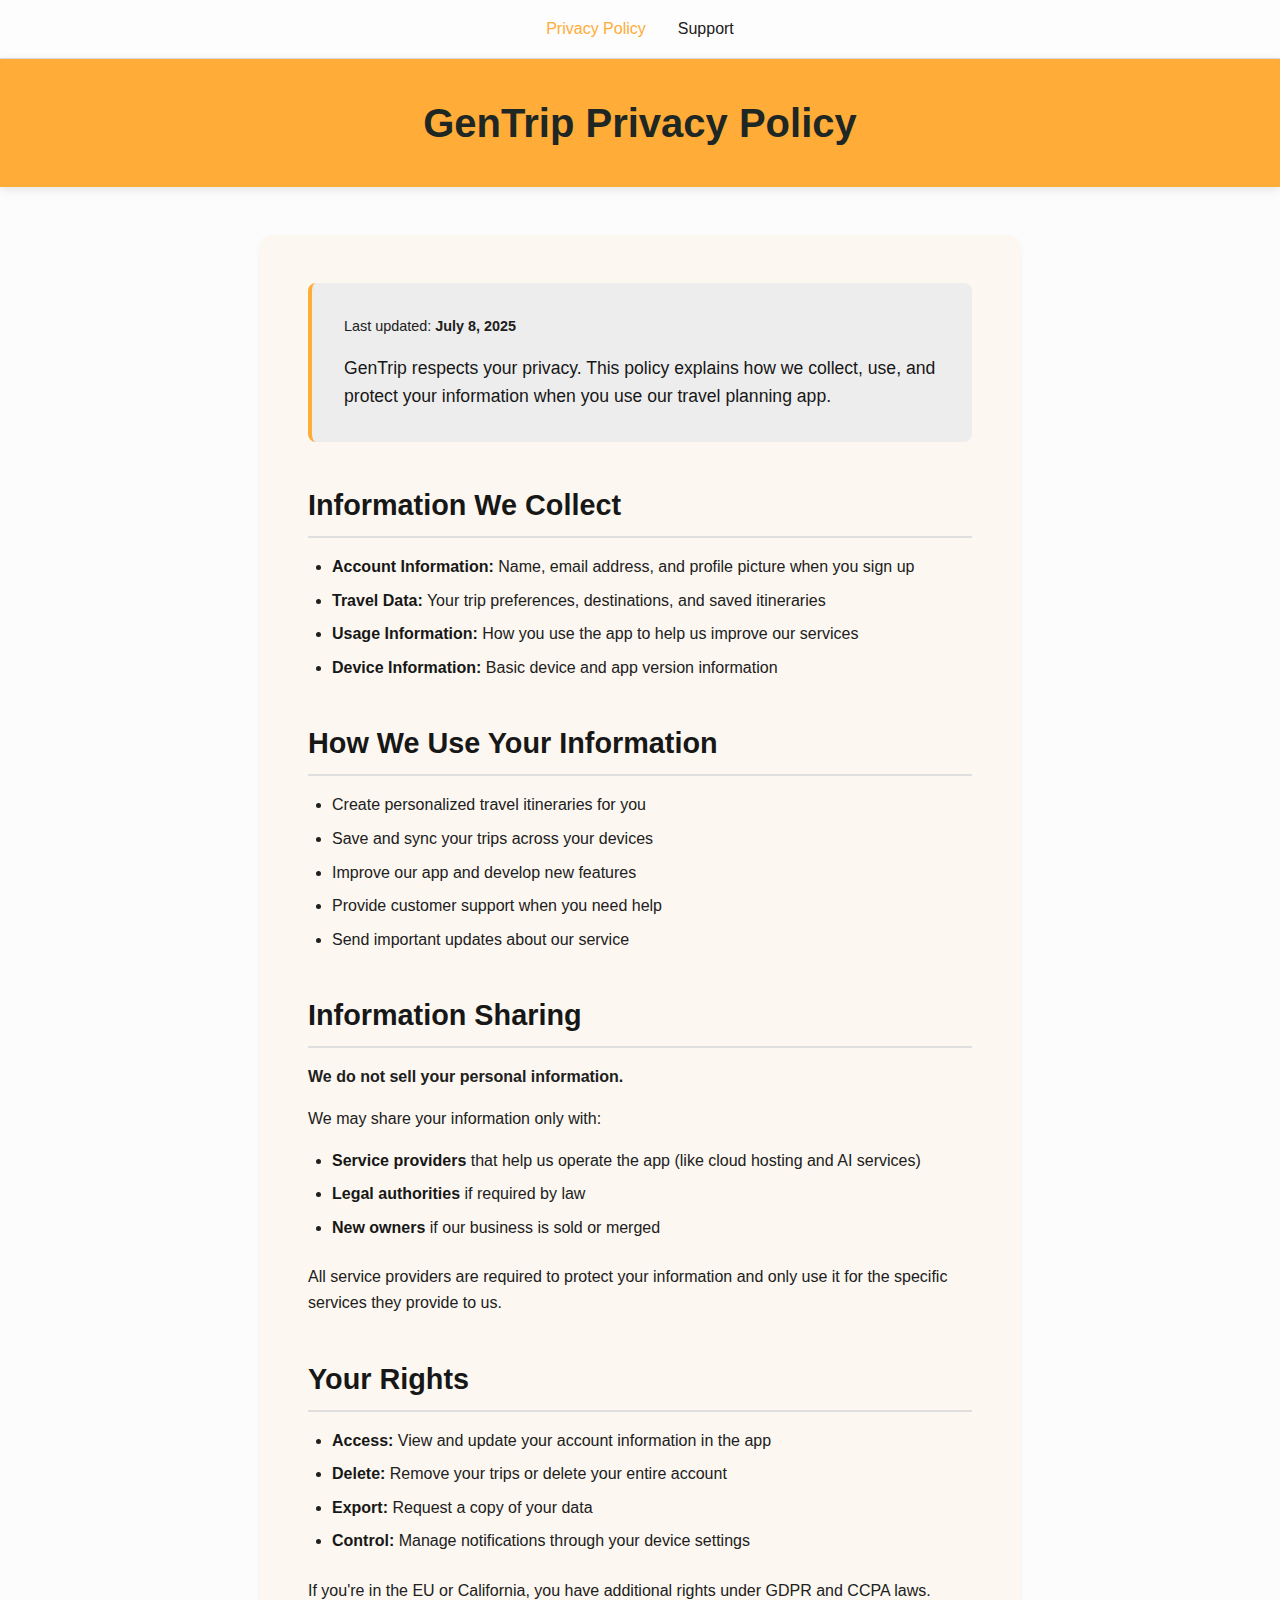
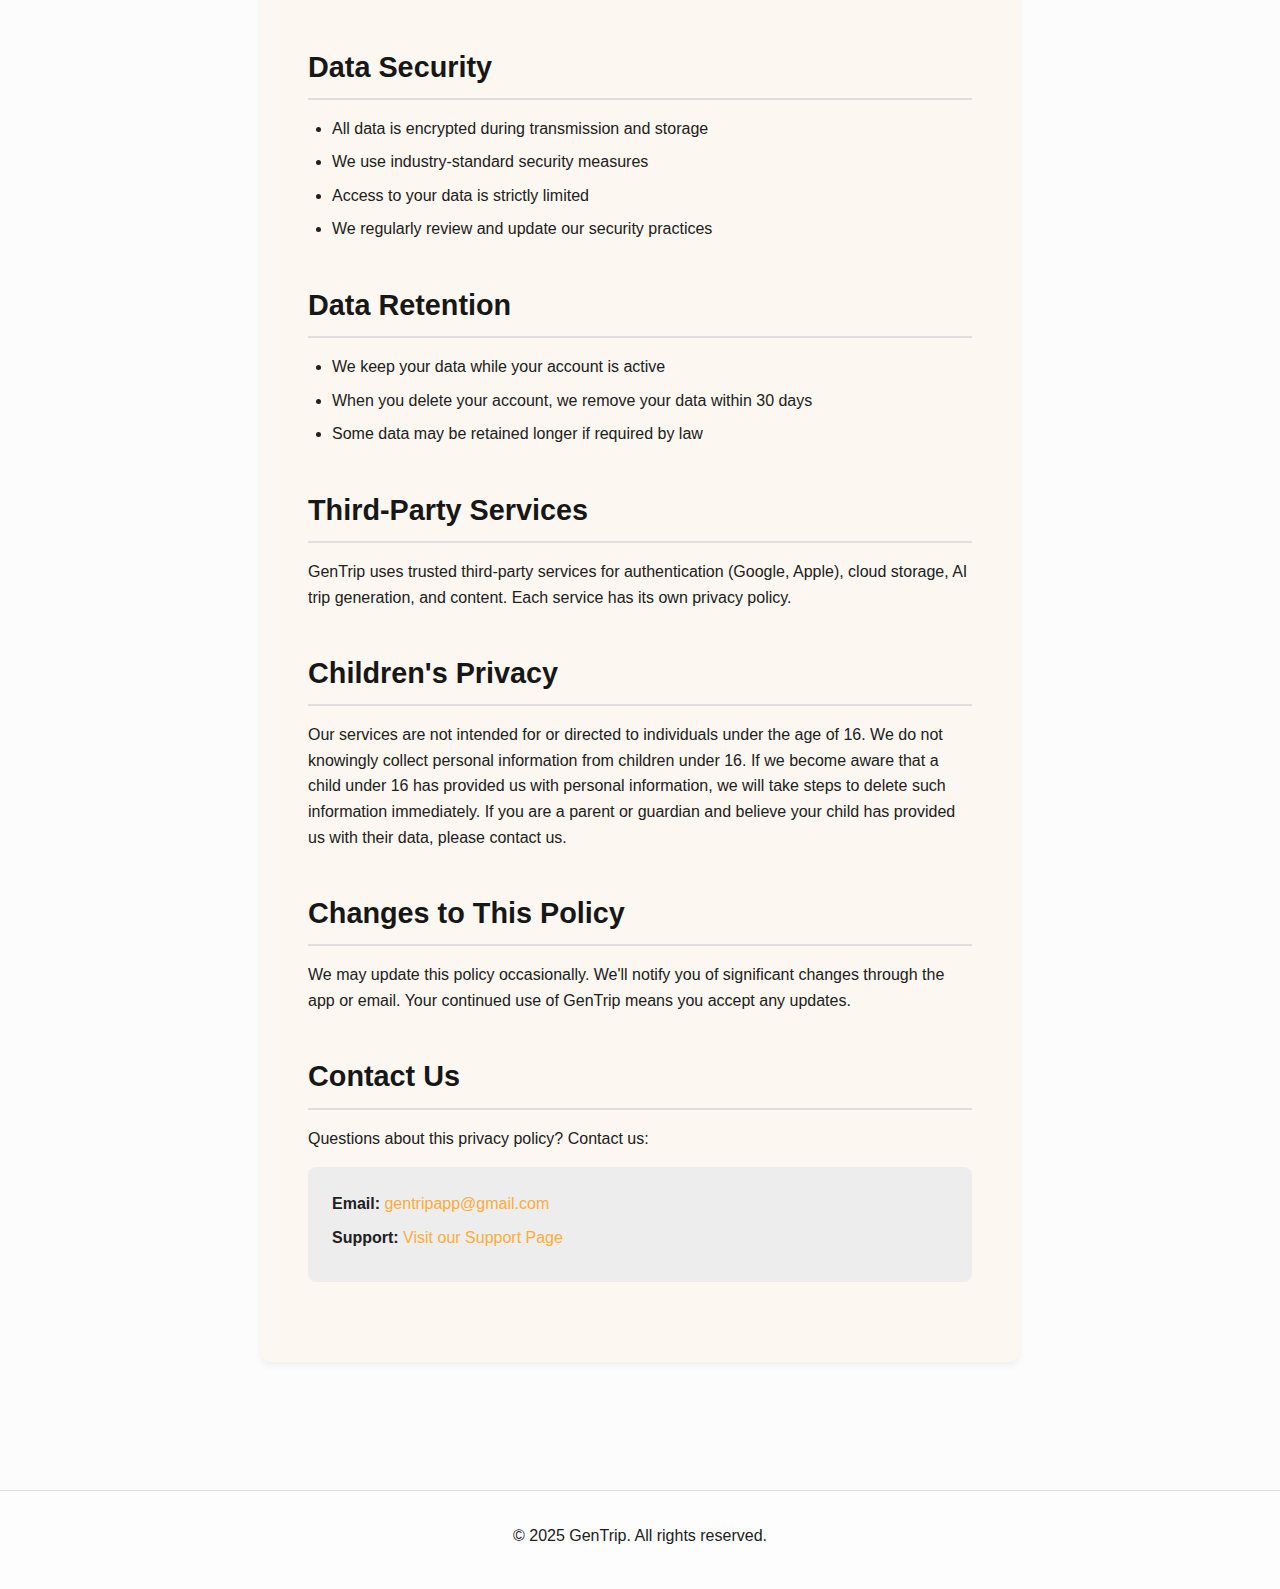
<file: docs/index.html>
<!DOCTYPE html>
<html lang="en">
  <head>
    <meta charset="UTF-8" />
    <meta name="viewport" content="width=device-width, initial-scale=1.0" />
    <title>GenTrip Privacy Policy</title>
    <link rel="stylesheet" href="style.css" />
    <link
      rel="icon"
      href="https://raw.githubusercontent.com/antoine-js/gentrip/master/apps/native/assets/images/favicon.png"
      type="image/png"
    />
    <style>
      .nav-header {
        background: var(--secondary);
        padding: 1rem 0;
        border-bottom: 1px solid var(--border);
      }

      .nav-links {
        display: flex;
        gap: 2rem;
        justify-content: center;
      }

      .nav-links a {
        color: var(--muted-foreground);
        text-decoration: none;
        font-weight: 500;
        transition: color 0.2s ease;
      }

      .nav-links a:hover {
        color: var(--primary);
      }

      .nav-links a.active {
        color: var(--primary);
      }

      @media (max-width: 768px) {
        .nav-links {
          flex-direction: column;
          gap: 1rem;
          text-align: center;
        }
      }
    </style>
  </head>
  <body>
    <nav class="nav-header">
      <div class="container">
        <div class="nav-links">
          <a href="index.html" class="active">Privacy Policy</a>
          <a href="support.html">Support</a>
        </div>
      </div>
    </nav>

    <header>
      <div class="container">
        <div class="header-content">
          <h1>GenTrip Privacy Policy</h1>
        </div>
      </div>
    </header>

    <main>
      <div class="container">
        <div class="content">
          <section class="intro">
            <p class="last-updated">
              Last updated: <strong>July 8, 2025</strong>
            </p>
            <p class="intro-text">
              GenTrip respects your privacy. This policy explains how we
              collect, use, and protect your information when you use our travel
              planning app.
            </p>
          </section>

          <section>
            <h2>Information We Collect</h2>
            <ul>
              <li>
                <strong>Account Information:</strong> Name, email address, and
                profile picture when you sign up
              </li>
              <li>
                <strong>Travel Data:</strong> Your trip preferences,
                destinations, and saved itineraries
              </li>
              <li>
                <strong>Usage Information:</strong> How you use the app to help
                us improve our services
              </li>
              <li>
                <strong>Device Information:</strong> Basic device and app
                version information
              </li>
            </ul>
          </section>

          <section>
            <h2>How We Use Your Information</h2>
            <ul>
              <li>Create personalized travel itineraries for you</li>
              <li>Save and sync your trips across your devices</li>
              <li>Improve our app and develop new features</li>
              <li>Provide customer support when you need help</li>
              <li>Send important updates about our service</li>
            </ul>
          </section>

          <section>
            <h2>Information Sharing</h2>
            <p><strong>We do not sell your personal information.</strong></p>
            <p>We may share your information only with:</p>
            <ul>
              <li>
                <strong>Service providers</strong> that help us operate the app
                (like cloud hosting and AI services)
              </li>
              <li><strong>Legal authorities</strong> if required by law</li>
              <li>
                <strong>New owners</strong> if our business is sold or merged
              </li>
            </ul>
            <p>
              All service providers are required to protect your information and
              only use it for the specific services they provide to us.
            </p>
          </section>

          <section>
            <h2>Your Rights</h2>
            <ul>
              <li>
                <strong>Access:</strong> View and update your account
                information in the app
              </li>
              <li>
                <strong>Delete:</strong> Remove your trips or delete your entire
                account
              </li>
              <li><strong>Export:</strong> Request a copy of your data</li>
              <li>
                <strong>Control:</strong> Manage notifications through your
                device settings
              </li>
            </ul>
            <p>
              If you're in the EU or California, you have additional rights
              under GDPR and CCPA laws.
            </p>
          </section>

          <section>
            <h2>Data Security</h2>
            <ul>
              <li>All data is encrypted during transmission and storage</li>
              <li>We use industry-standard security measures</li>
              <li>Access to your data is strictly limited</li>
              <li>We regularly review and update our security practices</li>
            </ul>
          </section>

          <section>
            <h2>Data Retention</h2>
            <ul>
              <li>We keep your data while your account is active</li>
              <li>
                When you delete your account, we remove your data within 30 days
              </li>
              <li>Some data may be retained longer if required by law</li>
            </ul>
          </section>

          <section>
            <h2>Third-Party Services</h2>
            <p>
              GenTrip uses trusted third-party services for authentication
              (Google, Apple), cloud storage, AI trip generation, and content.
              Each service has its own privacy policy.
            </p>
          </section>

          <section>
            <h2>Children's Privacy</h2>
            <p>
              Our services are not intended for or directed to individuals under
              the age of 16. We do not knowingly collect personal information
              from children under 16. If we become aware that a child under 16
              has provided us with personal information, we will take steps to
              delete such information immediately. If you are a parent or
              guardian and believe your child has provided us with their data,
              please contact us.
            </p>
          </section>

          <section>
            <h2>Changes to This Policy</h2>
            <p>
              We may update this policy occasionally. We'll notify you of
              significant changes through the app or email. Your continued use
              of GenTrip means you accept any updates.
            </p>
          </section>

          <section>
            <h2>Contact Us</h2>
            <p>Questions about this privacy policy? Contact us:</p>
            <div class="contact-info">
              <p>
                <strong>Email:</strong>
                <a href="mailto:gentripapp@gmail.com">gentripapp@gmail.com</a>
              </p>
              <p>
                <strong>Support:</strong>
                <a href="support.html">Visit our Support Page</a>
              </p>
            </div>
          </section>
        </div>
      </div>
    </main>

    <footer>
      <div class="container">
        <p>&copy; 2025 GenTrip. All rights reserved.</p>
      </div>
    </footer>
  </body>
</html>
</file>
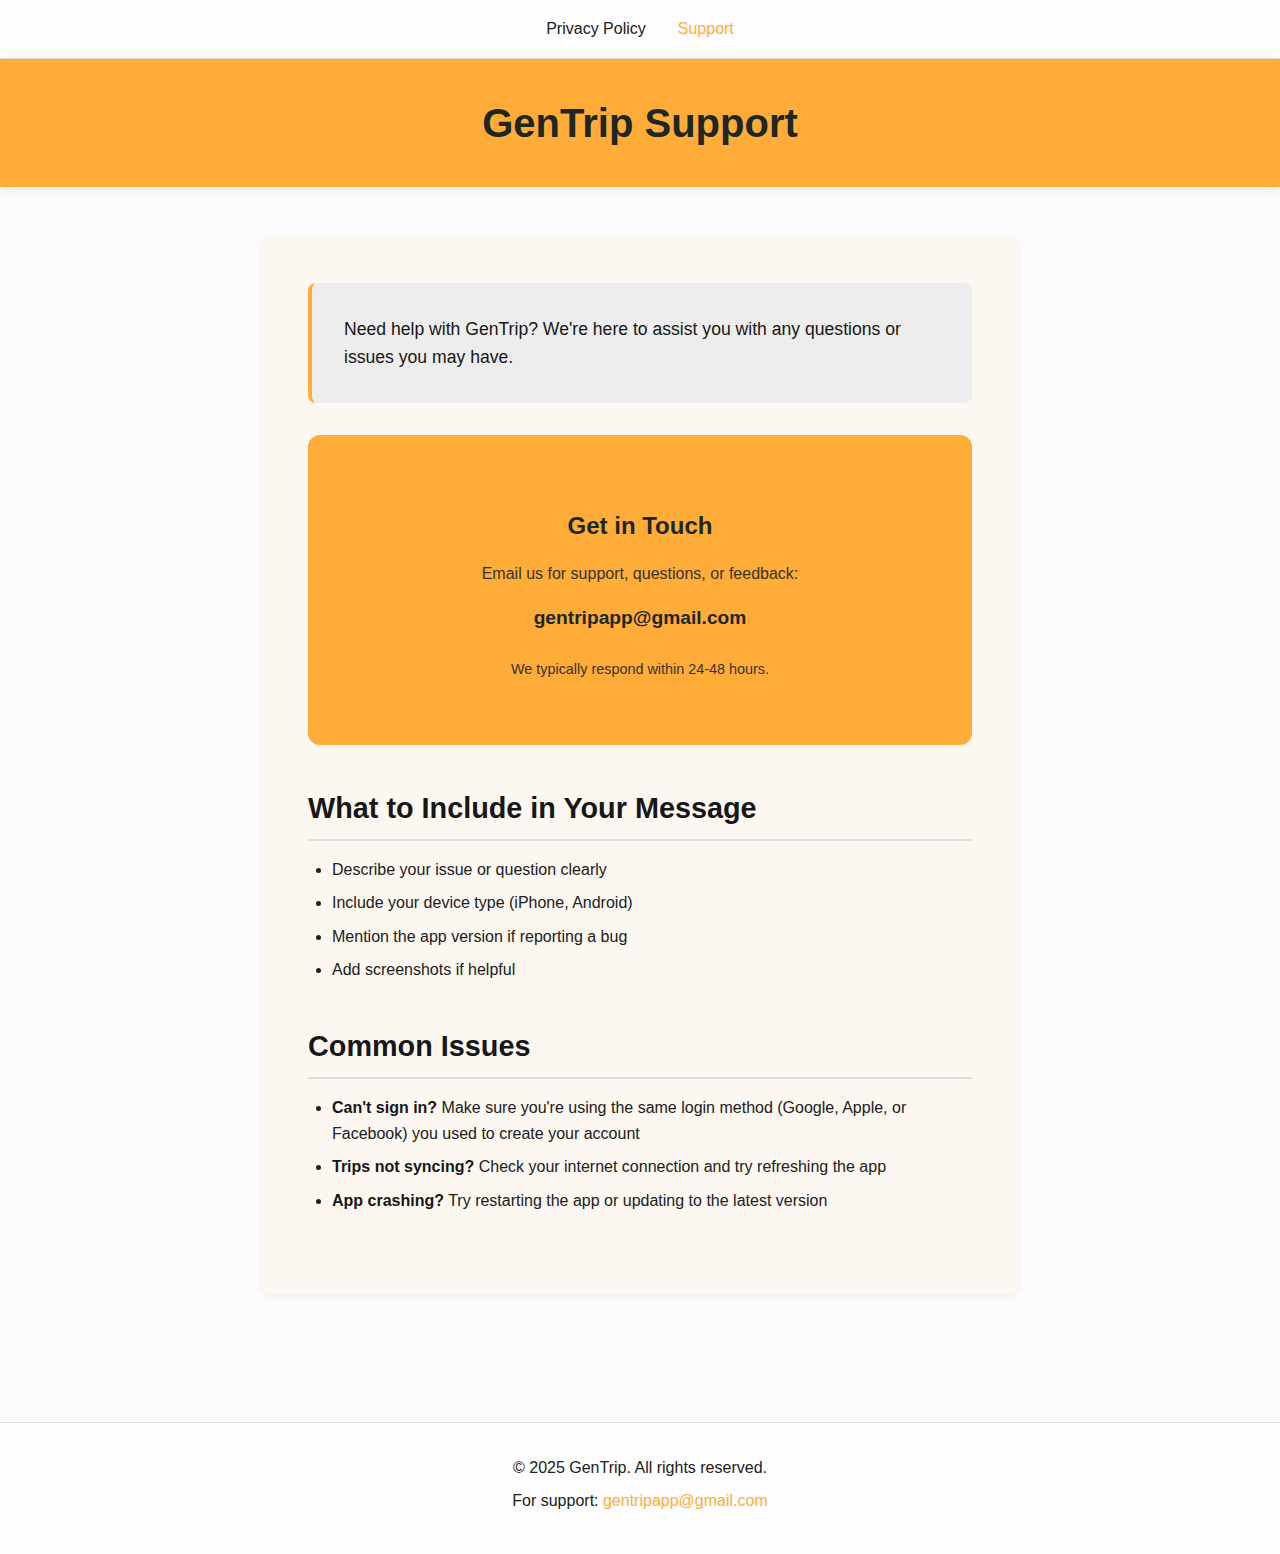
<file: docs/support.html>
<!DOCTYPE html>
<html lang="en">
  <head>
    <meta charset="UTF-8" />
    <meta name="viewport" content="width=device-width, initial-scale=1.0" />
    <title>GenTrip Support</title>
    <link rel="stylesheet" href="style.css" />
    <link
      rel="icon"
      href="https://raw.githubusercontent.com/gentrip/gentrip/master/apps/native/assets/images/favicon.png"
      type="image/png"
    />
    <style>
      .nav-header {
        background: var(--secondary);
        padding: 1rem 0;
        border-bottom: 1px solid var(--border);
      }

      .nav-links {
        display: flex;
        gap: 2rem;
        justify-content: center;
      }

      .nav-links a {
        color: var(--muted-foreground);
        text-decoration: none;
        font-weight: 500;
        transition: color 0.2s ease;
      }

      .nav-links a:hover {
        color: var(--primary);
      }

      .nav-links a.active {
        color: var(--primary);
      }

      .contact-card {
        background: var(--primary);
        color: var(--primary-foreground);
        padding: 3rem 2rem;
        border-radius: 12px;
        margin: 2rem 0;
        text-align: center;
      }

      .contact-card h3 {
        color: var(--primary-foreground);
        margin-bottom: 1rem;
        font-size: 1.5rem;
      }

      .contact-card a {
        color: var(--primary-foreground);
        text-decoration: none;
        font-weight: 600;
        font-size: 1.2rem;
      }

      .contact-card a:hover {
        text-decoration: underline;
      }

      .contact-card p {
        color: var(--primary-foreground);
        opacity: 0.9;
      }

      @media (max-width: 768px) {
        .nav-links {
          flex-direction: column;
          gap: 1rem;
          text-align: center;
        }

        .contact-card {
          padding: 2rem 1rem;
        }
      }
    </style>
  </head>
  <body>
    <nav class="nav-header">
      <div class="container">
        <div class="nav-links">
          <a href="index.html">Privacy Policy</a>
          <a href="support.html" class="active">Support</a>
        </div>
      </div>
    </nav>

    <header>
      <div class="container">
        <div class="header-content">
          <h1>GenTrip Support</h1>
        </div>
      </div>
    </header>

    <main>
      <div class="container">
        <div class="content">
          <section class="intro">
            <p class="intro-text">
              Need help with GenTrip? We're here to assist you with any
              questions or issues you may have.
            </p>
          </section>

          <div class="contact-card">
            <h3>Get in Touch</h3>
            <p>Email us for support, questions, or feedback:</p>
            <a href="mailto:gentripapp@gmail.com">gentripapp@gmail.com</a>
            <p style="margin-top: 1.5rem; font-size: 0.9rem">
              We typically respond within 24-48 hours.
            </p>
          </div>

          <section>
            <h2>What to Include in Your Message</h2>
            <ul>
              <li>Describe your issue or question clearly</li>
              <li>Include your device type (iPhone, Android)</li>
              <li>Mention the app version if reporting a bug</li>
              <li>Add screenshots if helpful</li>
            </ul>
          </section>

          <section>
            <h2>Common Issues</h2>
            <ul>
              <li>
                <strong>Can't sign in?</strong> Make sure you're using the same
                login method (Google, Apple, or Facebook) you used to create
                your account
              </li>
              <li>
                <strong>Trips not syncing?</strong> Check your internet
                connection and try refreshing the app
              </li>
              <li>
                <strong>App crashing?</strong> Try restarting the app or
                updating to the latest version
              </li>
            </ul>
          </section>
        </div>
      </div>
    </main>

    <footer>
      <div class="container">
        <p>&copy; 2025 GenTrip. All rights reserved.</p>
        <p>
          For support:
          <a href="mailto:gentripapp@gmail.com">gentripapp@gmail.com</a>
        </p>
      </div>
    </footer>
  </body>
</html>
</file>
<file: docs/style.css>
/* Reset and base styles */
* {
  margin: 0;
  padding: 0;
  box-sizing: border-box;
}

:root {
  --background: hsl(0, 0%, 98.82%);
  --foreground: hsl(0, 0%, 9.02%);
  --card: hsl(35, 66.7%, 96.5%);
  --card-foreground: hsl(0, 0%, 9.02%);
  --primary: hsl(34.97, 100%, 60.98%);
  --primary-foreground: hsl(153.33, 13.04%, 13.53%);
  --secondary: hsl(0, 0%, 99.22%);
  --secondary-foreground: hsl(0, 0%, 9.02%);
  --muted: hsl(0, 0%, 92.94%);
  --muted-foreground: hsl(0, 0%, 12.55%);
  --accent: hsl(0, 0%, 92.94%);
  --accent-foreground: hsl(0, 0%, 12.55%);
  --border: hsl(0, 0%, 87.45%);
}

@media (prefers-color-scheme: dark) {
  :root {
    --background: hsl(0, 0%, 7.06%);
    --foreground: hsl(214.29, 31.82%, 91.37%);
    --card: hsl(0, 0%, 9.02%);
    --card-foreground: hsl(214.29, 31.82%, 91.37%);
    --primary: hsl(34.97, 100%, 60.98%);
    --primary-foreground: hsl(153.33, 13.04%, 13.53%);
    --secondary: hsl(0, 0%, 14.12%);
    --secondary-foreground: hsl(0, 0%, 98.04%);
    --muted: hsl(0, 0%, 12.16%);
    --muted-foreground: hsl(0, 0%, 63.53%);
    --accent: hsl(0, 0%, 19.22%);
    --accent-foreground: hsl(0, 0%, 98.04%);
    --border: hsl(0, 0%, 16.08%);
  }
}

body {
  font-family: -apple-system, BlinkMacSystemFont, "Segoe UI", Roboto, Oxygen,
    Ubuntu, Cantarell, sans-serif;
  line-height: 1.6;
  color: var(--foreground);
  background-color: var(--background);
}

/* Container */
.container {
  max-width: 800px;
  margin: 0 auto;
  padding: 0 20px;
}

/* Header */
header {
  background: var(--primary);
  color: var(--primary-foreground);
  padding: 2rem 0;
  box-shadow: 0 2px 10px rgba(0, 0, 0, 0.1);
}

.header-content {
  text-align: center;
}

header h1 {
  font-size: 2.5rem;
  font-weight: 700;
  margin: 0;
}

/* Main content */
main {
  padding: 3rem 0;
}

.content {
  background: var(--card);
  padding: 3rem;
  border-radius: 12px;
  box-shadow: 0 4px 6px rgba(0, 0, 0, 0.05);
  margin-bottom: 2rem;
}

/* Typography */
h2 {
  color: var(--foreground);
  font-size: 1.8rem;
  font-weight: 600;
  margin: 2.5rem 0 1rem 0;
  padding-bottom: 0.5rem;
  border-bottom: 2px solid var(--border);
}

h3 {
  color: var(--foreground);
  font-size: 1.3rem;
  font-weight: 600;
  margin: 1.5rem 0 0.8rem 0;
}

p {
  margin-bottom: 1rem;
  color: var(--muted-foreground);
  font-size: 1rem;
}

/* Lists */
ul {
  margin: 1rem 0 1.5rem 0;
  padding-left: 1.5rem;
}

li {
  margin-bottom: 0.5rem;
  color: var(--muted-foreground);
}

li strong {
  color: var(--foreground);
}

/* Intro section */
.intro {
  background: var(--muted);
  padding: 2rem;
  border-radius: 8px;
  margin-bottom: 2rem;
  border-left: 4px solid var(--primary);
}

.last-updated {
  color: var(--muted-foreground);
  font-size: 0.9rem;
  margin-bottom: 1rem;
}

.intro-text {
  font-size: 1.1rem;
  color: var(--foreground);
  margin-bottom: 0;
}

/* Contact info */
.contact-info {
  background: var(--muted);
  padding: 1.5rem;
  border-radius: 8px;
  margin: 1rem 0;
}

.contact-info p {
  margin-bottom: 0.5rem;
}

/* Links */
a {
  color: var(--primary);
  text-decoration: none;
  transition: color 0.2s ease;
}

a:hover {
  color: var(--primary);
  text-decoration: underline;
  opacity: 0.8;
}

/* Sections */
section {
  margin-bottom: 2rem;
}

section:first-child {
  margin-top: 0;
}

/* Footer */
footer {
  background: var(--secondary);
  color: var(--secondary-foreground);
  padding: 2rem 0;
  text-align: center;
  margin-top: 3rem;
  border-top: 1px solid var(--border);
}

footer p {
  margin-bottom: 0.5rem;
  color: var(--muted-foreground);
}

/* Responsive design */
@media (max-width: 768px) {
  .container {
    padding: 0 15px;
  }

  header {
    padding: 1.5rem 0;
  }

  .header-content {
    text-align: center;
  }

  header h1 {
    font-size: 2rem;
  }

  .content {
    padding: 2rem 1.5rem;
  }

  h2 {
    font-size: 1.5rem;
  }

  h3 {
    font-size: 1.2rem;
  }

  main {
    padding: 2rem 0;
  }
}

@media (max-width: 480px) {
  header h1 {
    font-size: 1.6rem;
  }

  .content {
    padding: 1.5rem 1rem;
  }

  .intro {
    padding: 1.5rem;
  }

  .contact-info {
    padding: 1rem;
  }

  ul {
    padding-left: 1.2rem;
  }
}

/* Print styles */
@media print {
  header {
    background: none;
    color: #000;
    box-shadow: none;
  }

  .content {
    box-shadow: none;
    padding: 1rem;
  }

  footer {
    background: none;
    color: #000;
  }

  a {
    color: #000;
    text-decoration: underline;
  }
}

/* Accessibility improvements */
@media (prefers-reduced-motion: reduce) {
  * {
    animation-duration: 0.01ms !important;
    animation-iteration-count: 1 !important;
    transition-duration: 0.01ms !important;
  }
}

/* High contrast mode */
@media (prefers-contrast: high) {
  body {
    background-color: #fff;
    color: #000;
  }

  .content {
    border: 2px solid #000;
  }

  a {
    color: #0000ee;
  }

  a:visited {
    color: #551a8b;
  }
}

/* Dark mode support */
@media (prefers-color-scheme: dark) {
  body {
    background-color: #1a202c;
    color: #e2e8f0;
  }

  .content {
    background: #2d3748;
    color: #e2e8f0;
  }

  h2 {
    color: #f7fafc;
    border-bottom-color: #4a5568;
  }

  h3 {
    color: #cbd5e0;
  }

  p,
  li {
    color: #cbd5e0;
  }

  li strong {
    color: #f7fafc;
  }

  .intro {
    background: linear-gradient(135deg, #2d3748 0%, #4a5568 100%);
    border-left-color: #667eea;
  }

  .intro-text {
    color: #f7fafc;
  }

  .contact-info {
    background: #4a5568;
  }

  .last-updated {
    color: #a0aec0;
  }

  a {
    color: #90cdf4;
  }

  a:hover {
    color: #63b3ed;
  }
}
</file>
